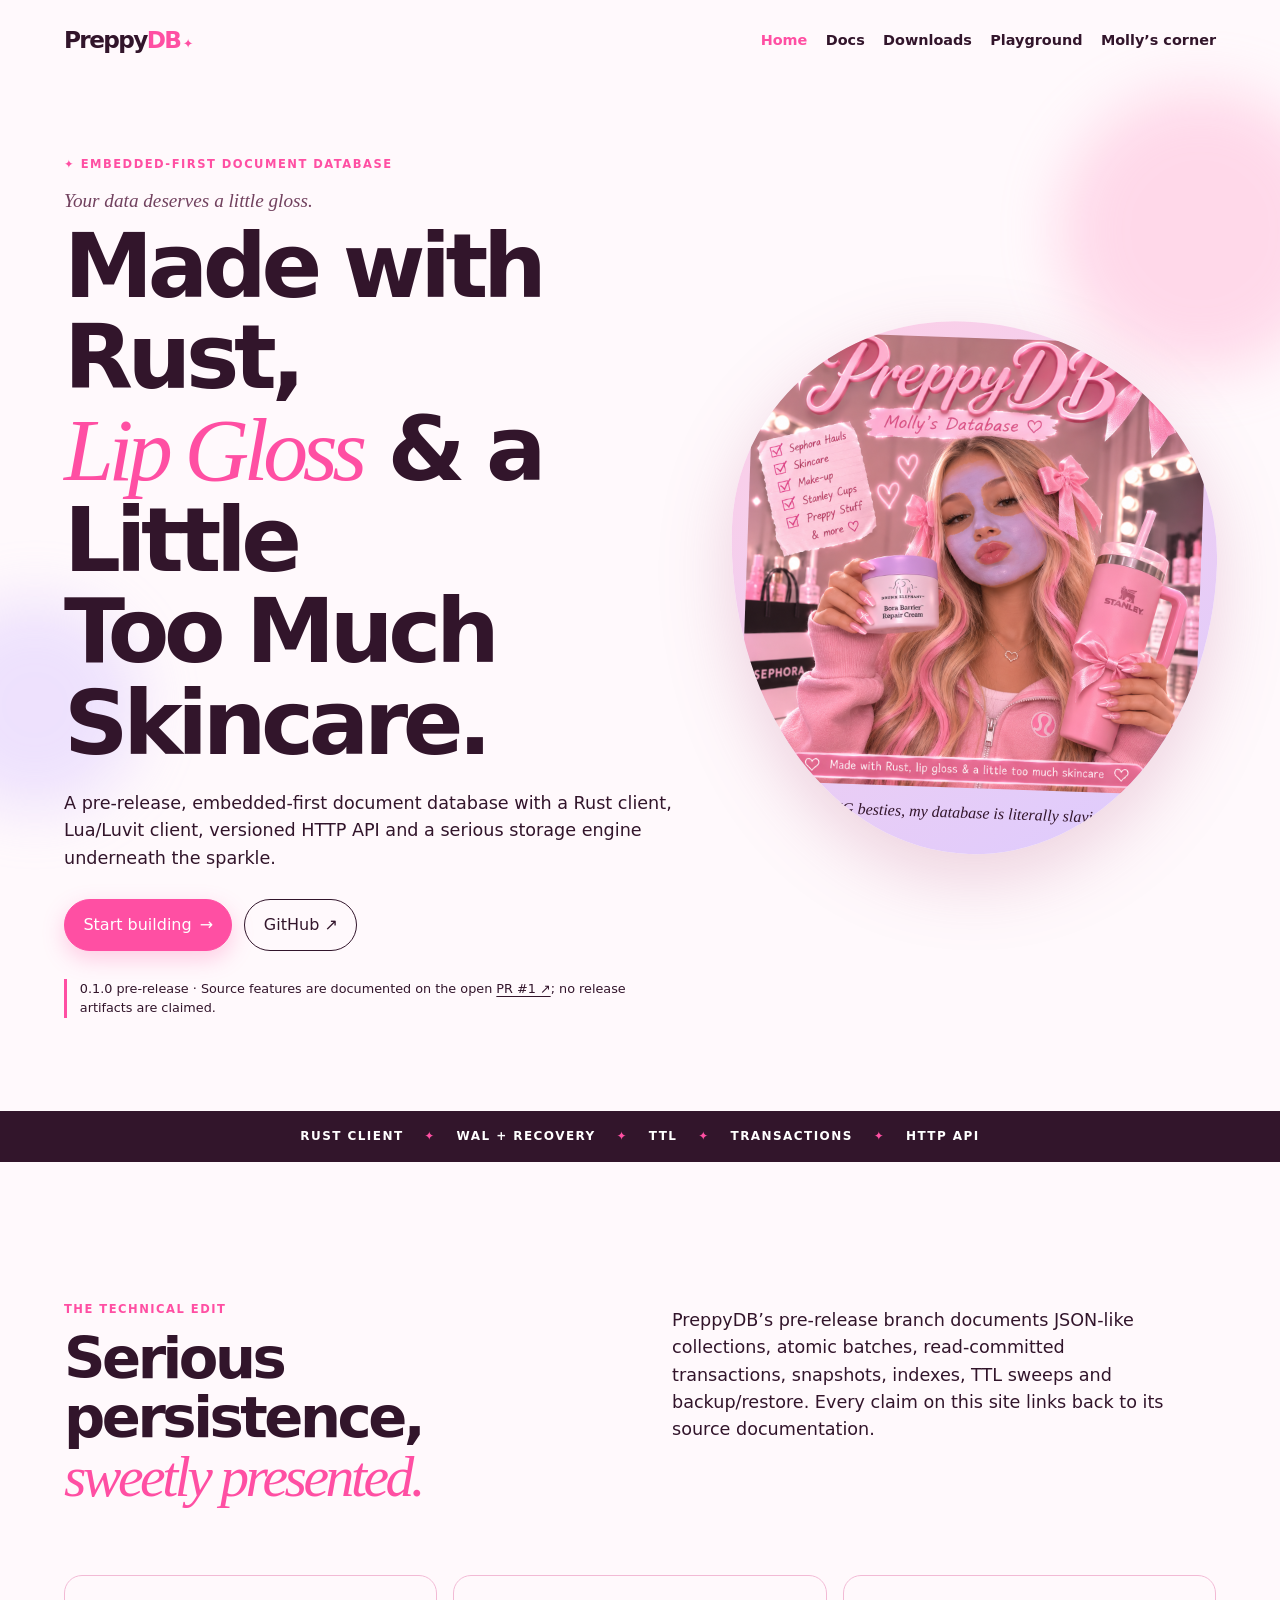
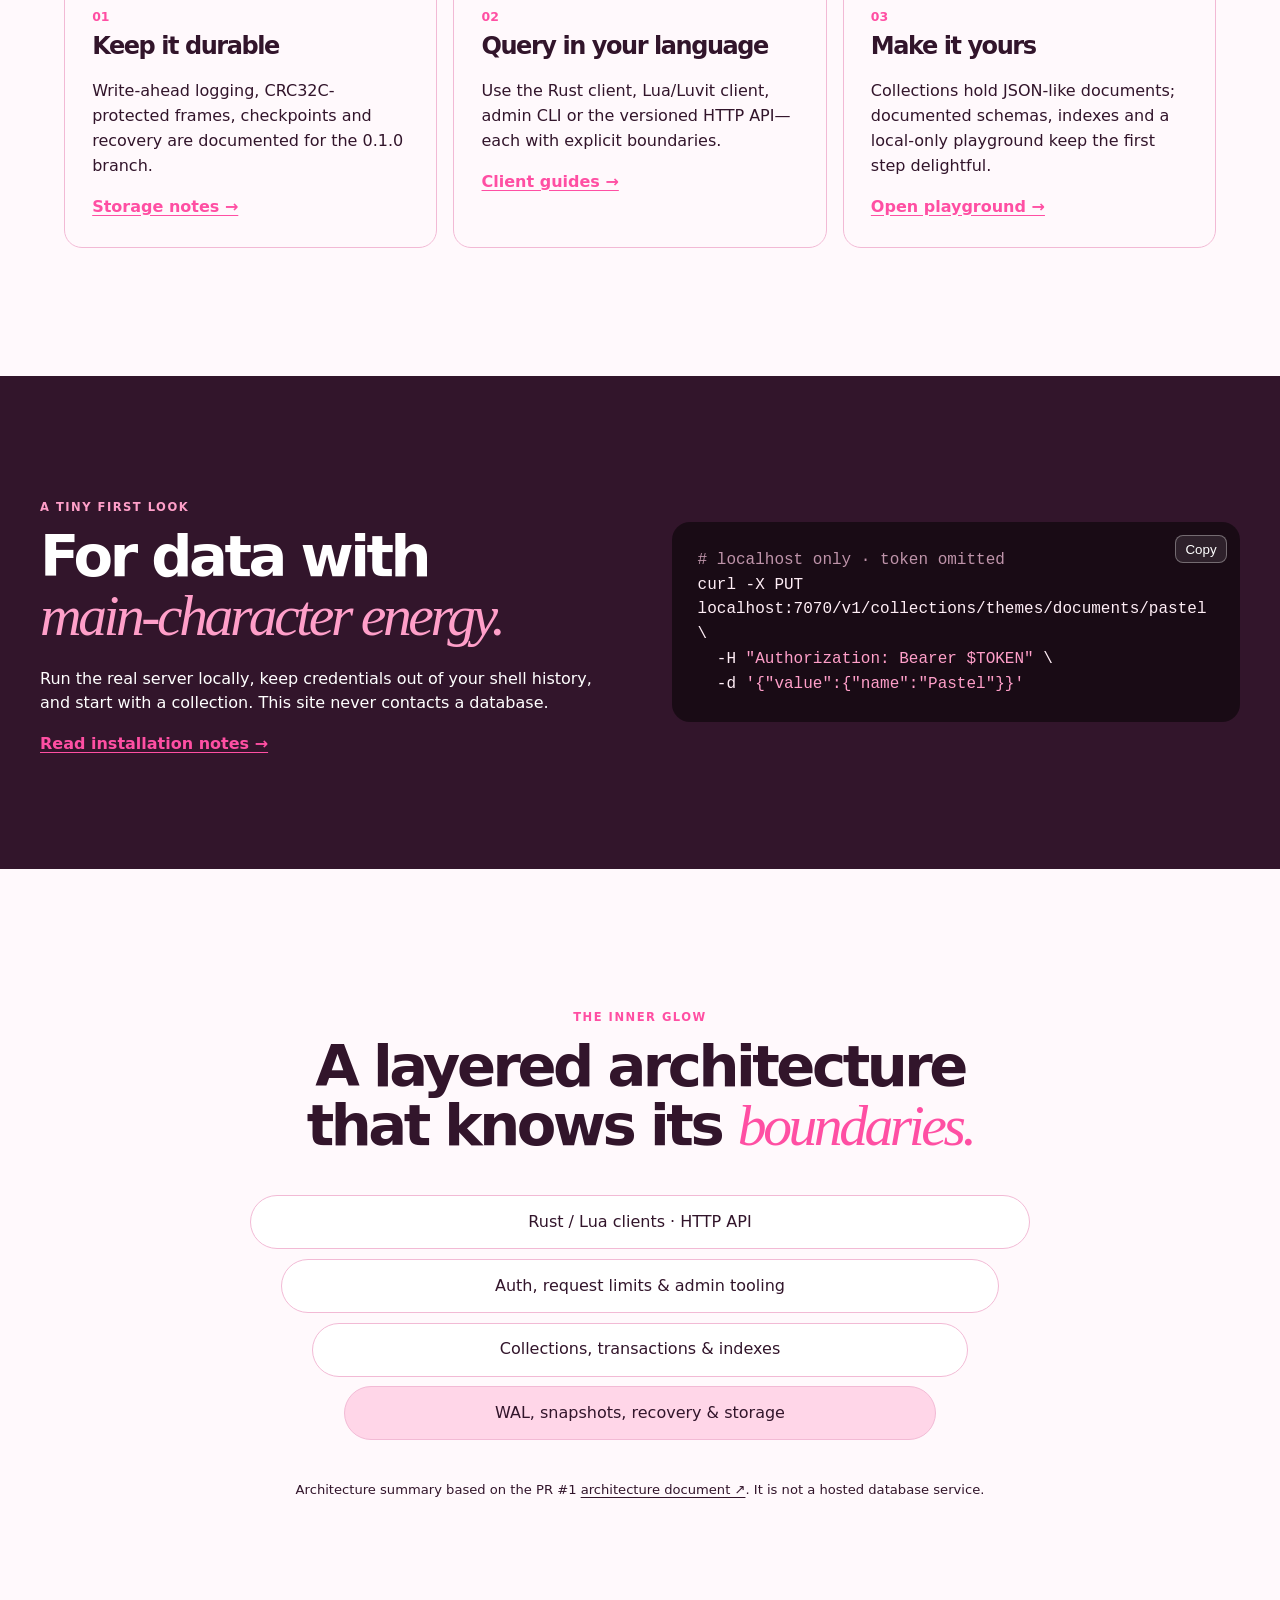
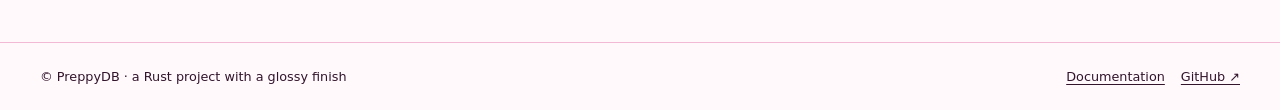
<file: website/index.html>
<!doctype html>
<html lang="en"><head><meta charset="utf-8"><meta name="viewport" content="width=device-width,initial-scale=1"><title>PreppyDB — Rust with a glossy finish</title><meta name="description" content="PreppyDB is an embedded-first Rust document database. Pre-release documentation for the open 0.1.0 development branch."><meta property="og:title" content="PreppyDB"><meta property="og:description" content="Made with Rust, Lip Gloss & a Little Too Much Skincare."><meta property="og:type" content="website"><meta name="theme-color" content="#ff4fa3"><link rel="stylesheet" href="styles.css"></head>
<body class="preppy"><a class="skip" href="#main">Skip to content</a><div class="glow g1"></div><div class="glow g2"></div>
<header><a class="brand" href="index.html" aria-label="PreppyDB home">Preppy<span>DB</span><b>✦</b></a><button class="nav-toggle" aria-expanded="false" aria-controls="nav">Menu</button><nav id="nav"><a aria-current="page" href="index.html">Home</a><a href="docs.html">Docs</a><a href="downloads.html">Downloads</a><a href="playground.html">Playground</a><a href="molly.html">Molly’s corner</a></nav></header>
<main id="main"><section class="hero"><div class="hero-copy"><p class="eyebrow">✦ EMBEDDED-FIRST DOCUMENT DATABASE</p><p class="kicker">Your data deserves a little gloss.</p><h1>Made with Rust,<br><i>Lip Gloss</i> &amp; a Little<br>Too Much Skincare.</h1><p class="lede">A pre-release, embedded-first document database with a Rust client, Lua/Luvit client, versioned HTTP API and a serious storage engine underneath the sparkle.</p><div class="actions"><a class="button primary" href="docs.html#getting-started">Start building <span>→</span></a><a class="button ghost" href="https://github.com/Reina-Kousaka1/PreppyDB" rel="noopener noreferrer">GitHub ↗</a></div><p class="notice">0.1.0 pre-release · Source features are documented on the open <a href="https://github.com/Reina-Kousaka1/PreppyDB/pull/1" rel="noopener noreferrer">PR #1 ↗</a>; no release artifacts are claimed.</p></div><figure class="molly-card"><img src="assets/molly.png" alt="Molly, the PreppyDB mascot"><figcaption>“OMG besties, my database is literally slaying.”</figcaption></figure></section>
<section class="marquee" aria-label="PreppyDB capabilities"><span>RUST CLIENT</span><span>✦</span><span>WAL + RECOVERY</span><span>✦</span><span>TTL</span><span>✦</span><span>TRANSACTIONS</span><span>✦</span><span>HTTP API</span></section>
<section class="section intro"><div><p class="eyebrow">THE TECHNICAL EDIT</p><h2>Serious persistence,<br><i>sweetly presented.</i></h2></div><p>PreppyDB’s pre-release branch documents JSON-like collections, atomic batches, read-committed transactions, snapshots, indexes, TTL sweeps and backup/restore. Every claim on this site links back to its source documentation.</p></section>
<section class="feature-grid"><article><b>01</b><h3>Keep it durable</h3><p>Write-ahead logging, CRC32C-protected frames, checkpoints and recovery are documented for the 0.1.0 branch.</p><a href="docs.html#storage">Storage notes →</a></article><article><b>02</b><h3>Query in your language</h3><p>Use the Rust client, Lua/Luvit client, admin CLI or the versioned HTTP API—each with explicit boundaries.</p><a href="docs.html#clients">Client guides →</a></article><article><b>03</b><h3>Make it yours</h3><p>Collections hold JSON-like documents; documented schemas, indexes and a local-only playground keep the first step delightful.</p><a href="playground.html">Open playground →</a></article></section>
<section class="code-section"><div><p class="eyebrow">A TINY FIRST LOOK</p><h2>For data with<br><i>main-character energy.</i></h2><p>Run the real server locally, keep credentials out of your shell history, and start with a collection. This site never contacts a database.</p><a class="text-link" href="docs.html#installation">Read installation notes →</a></div><pre><code><span class="muted"># localhost only · token omitted</span>
curl -X PUT localhost:7070/v1/collections/themes/documents/pastel \
  -H <span class="pink">"Authorization: Bearer $TOKEN"</span> \
  -d <span class="pink">'{"value":{"name":"Pastel"}}'</span></code><button class="copy" data-copy="curl -X PUT localhost:7070/v1/collections/themes/documents/pastel">Copy</button></pre></section>
<section class="architecture"><p class="eyebrow">THE INNER GLOW</p><h2>A layered architecture<br>that knows its <i>boundaries.</i></h2><div class="layers"><div>Rust / Lua clients · HTTP API</div><div>Auth, request limits &amp; admin tooling</div><div>Collections, transactions &amp; indexes</div><div>WAL, snapshots, recovery &amp; storage</div></div><p class="fine">Architecture summary based on the PR #1 <a href="https://github.com/Reina-Kousaka1/PreppyDB/blob/arena/146caad2-preppydb/docs/ARCHITECTURE.md" rel="noopener noreferrer">architecture document ↗</a>. It is not a hosted database service.</p></section></main>
<footer><span>© PreppyDB · a Rust project with a glossy finish</span><span><a href="docs.html">Documentation</a><a href="https://github.com/Reina-Kousaka1/PreppyDB" rel="noopener noreferrer">GitHub ↗</a></span></footer><script src="site.js"></script></body></html>
</file>
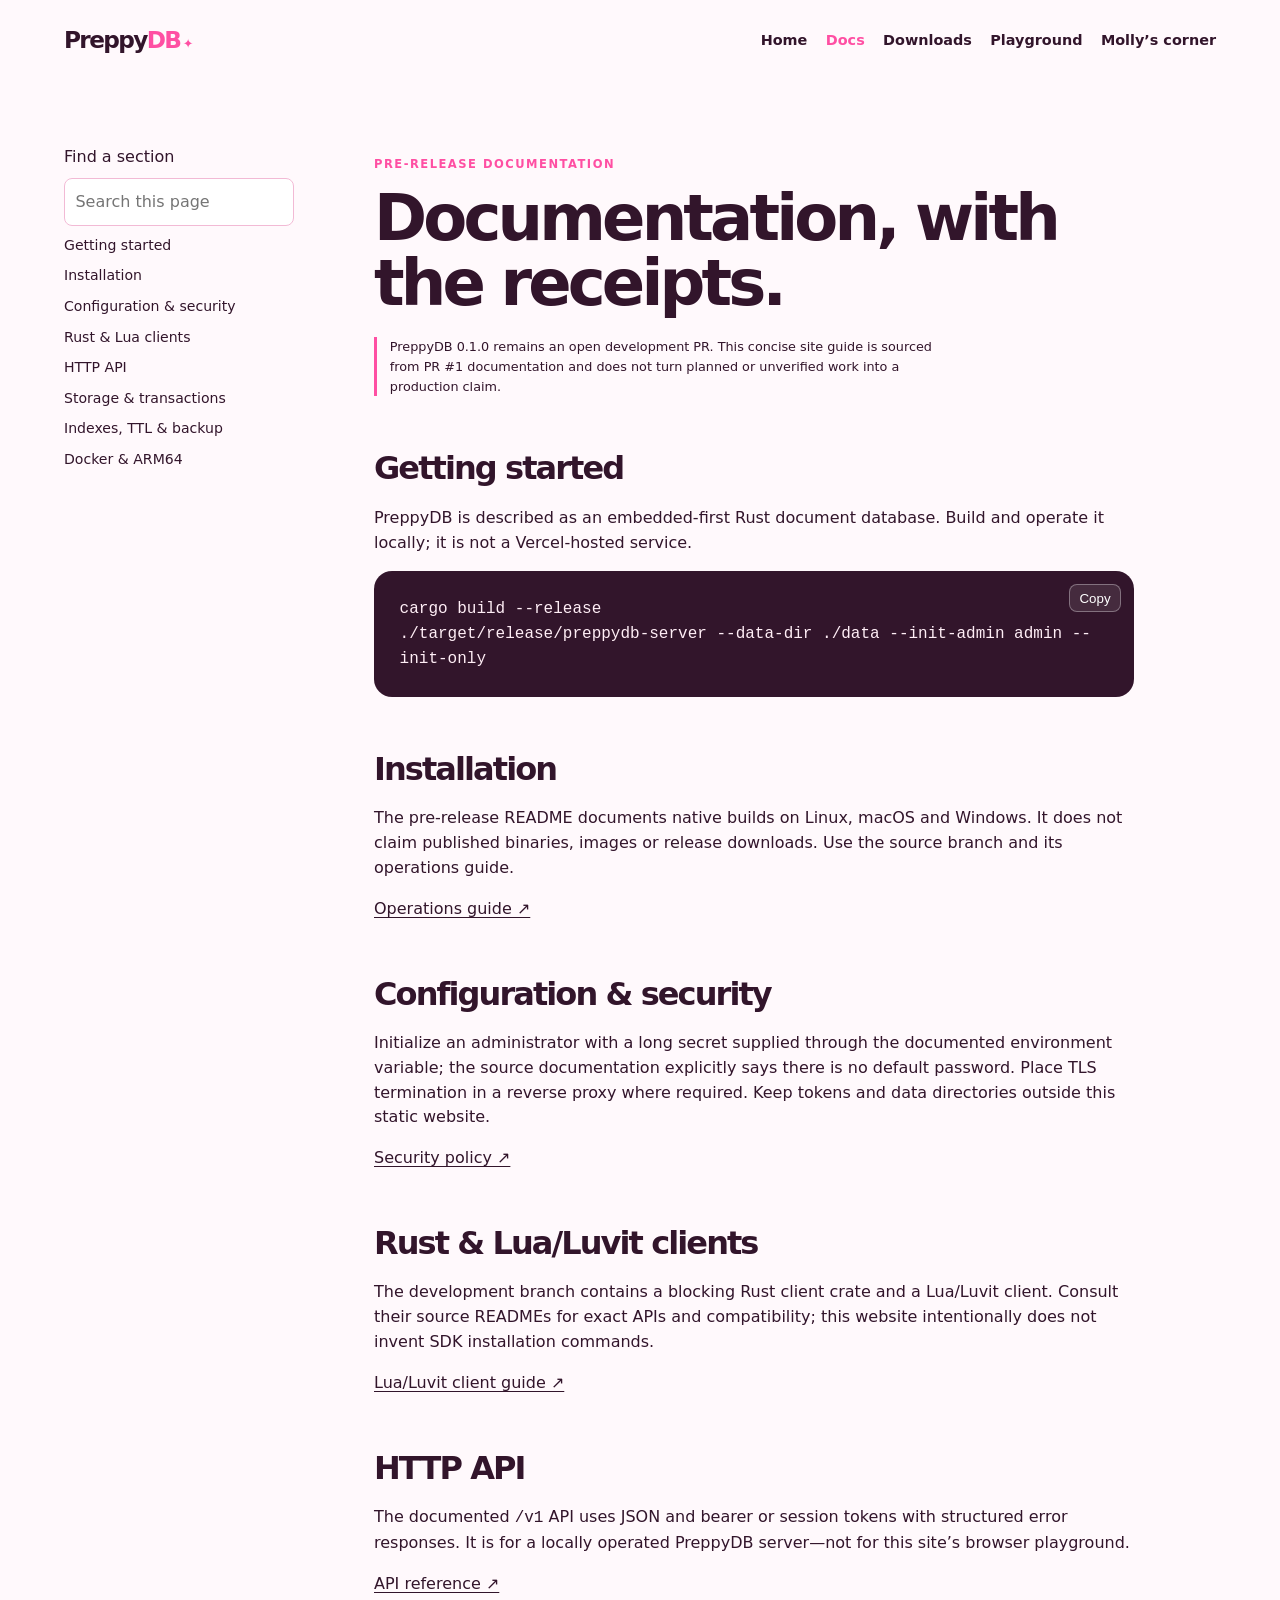
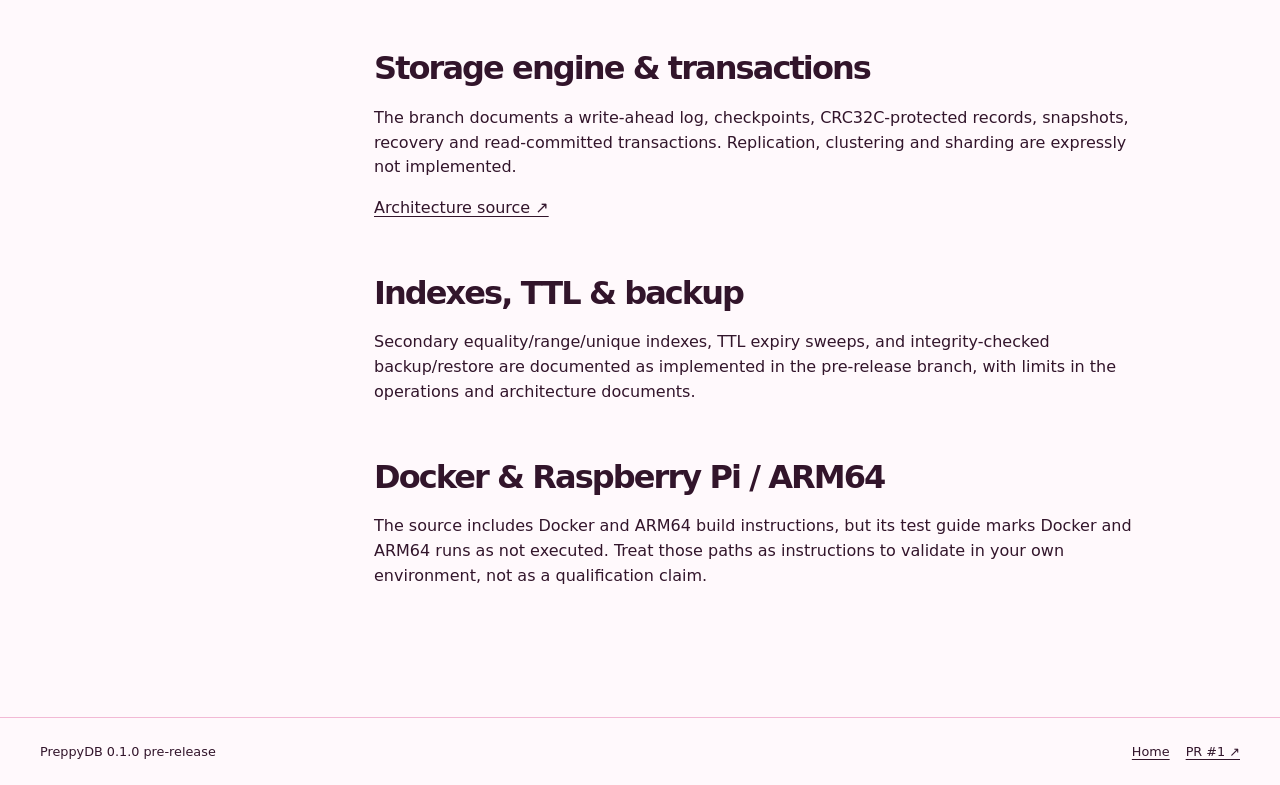
<file: website/docs.html>
<!doctype html><html lang="en"><head><meta charset="utf-8"><meta name="viewport" content="width=device-width,initial-scale=1"><title>Documentation — PreppyDB</title><meta name="description" content="PreppyDB 0.1.0 pre-release documentation, linked to source material in PR #1."><link rel="stylesheet" href="styles.css"></head><body class="preppy"><a class="skip" href="#main">Skip to content</a><header><a class="brand" href="index.html">Preppy<span>DB</span><b>✦</b></a><button class="nav-toggle" aria-expanded="false" aria-controls="nav">Menu</button><nav id="nav"><a href="index.html">Home</a><a aria-current="page" href="docs.html">Docs</a><a href="downloads.html">Downloads</a><a href="playground.html">Playground</a><a href="molly.html">Molly’s corner</a></nav></header><main id="main" class="doc-layout"><aside><label for="doc-search">Find a section</label><input id="doc-search" type="search" placeholder="Search this page"><a href="#getting-started">Getting started</a><a href="#installation">Installation</a><a href="#configuration">Configuration &amp; security</a><a href="#clients">Rust &amp; Lua clients</a><a href="#http">HTTP API</a><a href="#storage">Storage &amp; transactions</a><a href="#indexes">Indexes, TTL &amp; backup</a><a href="#docker">Docker &amp; ARM64</a></aside><article class="prose"><p class="eyebrow">PRE-RELEASE DOCUMENTATION</p><h1>Documentation, with the receipts.</h1><p class="notice">PreppyDB 0.1.0 remains an open development PR. This concise site guide is sourced from PR #1 documentation and does not turn planned or unverified work into a production claim.</p><section id="getting-started"><h2>Getting started</h2><p>PreppyDB is described as an embedded-first Rust document database. Build and operate it locally; it is not a Vercel-hosted service.</p><pre><code>cargo build --release
./target/release/preppydb-server --data-dir ./data --init-admin admin --init-only</code><button class="copy" data-copy="cargo build --release">Copy</button></pre></section><section id="installation"><h2>Installation</h2><p>The pre-release README documents native builds on Linux, macOS and Windows. It does not claim published binaries, images or release downloads. Use the source branch and its operations guide.</p><p><a href="https://github.com/Reina-Kousaka1/PreppyDB/blob/arena/146caad2-preppydb/docs/OPERATIONS.md" rel="noopener noreferrer">Operations guide ↗</a></p></section><section id="configuration"><h2>Configuration &amp; security</h2><p>Initialize an administrator with a long secret supplied through the documented environment variable; the source documentation explicitly says there is no default password. Place TLS termination in a reverse proxy where required. Keep tokens and data directories outside this static website.</p><p><a href="https://github.com/Reina-Kousaka1/PreppyDB/blob/arena/146caad2-preppydb/SECURITY.md" rel="noopener noreferrer">Security policy ↗</a></p></section><section id="clients"><h2>Rust &amp; Lua/Luvit clients</h2><p>The development branch contains a blocking Rust client crate and a Lua/Luvit client. Consult their source READMEs for exact APIs and compatibility; this website intentionally does not invent SDK installation commands.</p><p><a href="https://github.com/Reina-Kousaka1/PreppyDB/tree/arena/146caad2-preppydb/clients/luvit" rel="noopener noreferrer">Lua/Luvit client guide ↗</a></p></section><section id="http"><h2>HTTP API</h2><p>The documented <code>/v1</code> API uses JSON and bearer or session tokens with structured error responses. It is for a locally operated PreppyDB server—not for this site’s browser playground.</p><p><a href="https://github.com/Reina-Kousaka1/PreppyDB/blob/arena/146caad2-preppydb/docs/API.md" rel="noopener noreferrer">API reference ↗</a></p></section><section id="storage"><h2>Storage engine &amp; transactions</h2><p>The branch documents a write-ahead log, checkpoints, CRC32C-protected records, snapshots, recovery and read-committed transactions. Replication, clustering and sharding are expressly not implemented.</p><p><a href="https://github.com/Reina-Kousaka1/PreppyDB/blob/arena/146caad2-preppydb/docs/ARCHITECTURE.md" rel="noopener noreferrer">Architecture source ↗</a></p></section><section id="indexes"><h2>Indexes, TTL &amp; backup</h2><p>Secondary equality/range/unique indexes, TTL expiry sweeps, and integrity-checked backup/restore are documented as implemented in the pre-release branch, with limits in the operations and architecture documents.</p></section><section id="docker"><h2>Docker &amp; Raspberry Pi / ARM64</h2><p>The source includes Docker and ARM64 build instructions, but its test guide marks Docker and ARM64 runs as not executed. Treat those paths as instructions to validate in your own environment, not as a qualification claim.</p></section></article></main><footer><span>PreppyDB 0.1.0 pre-release</span><span><a href="index.html">Home</a><a href="https://github.com/Reina-Kousaka1/PreppyDB/pull/1" rel="noopener noreferrer">PR #1 ↗</a></span></footer><script src="site.js"></script></body></html>
</file>
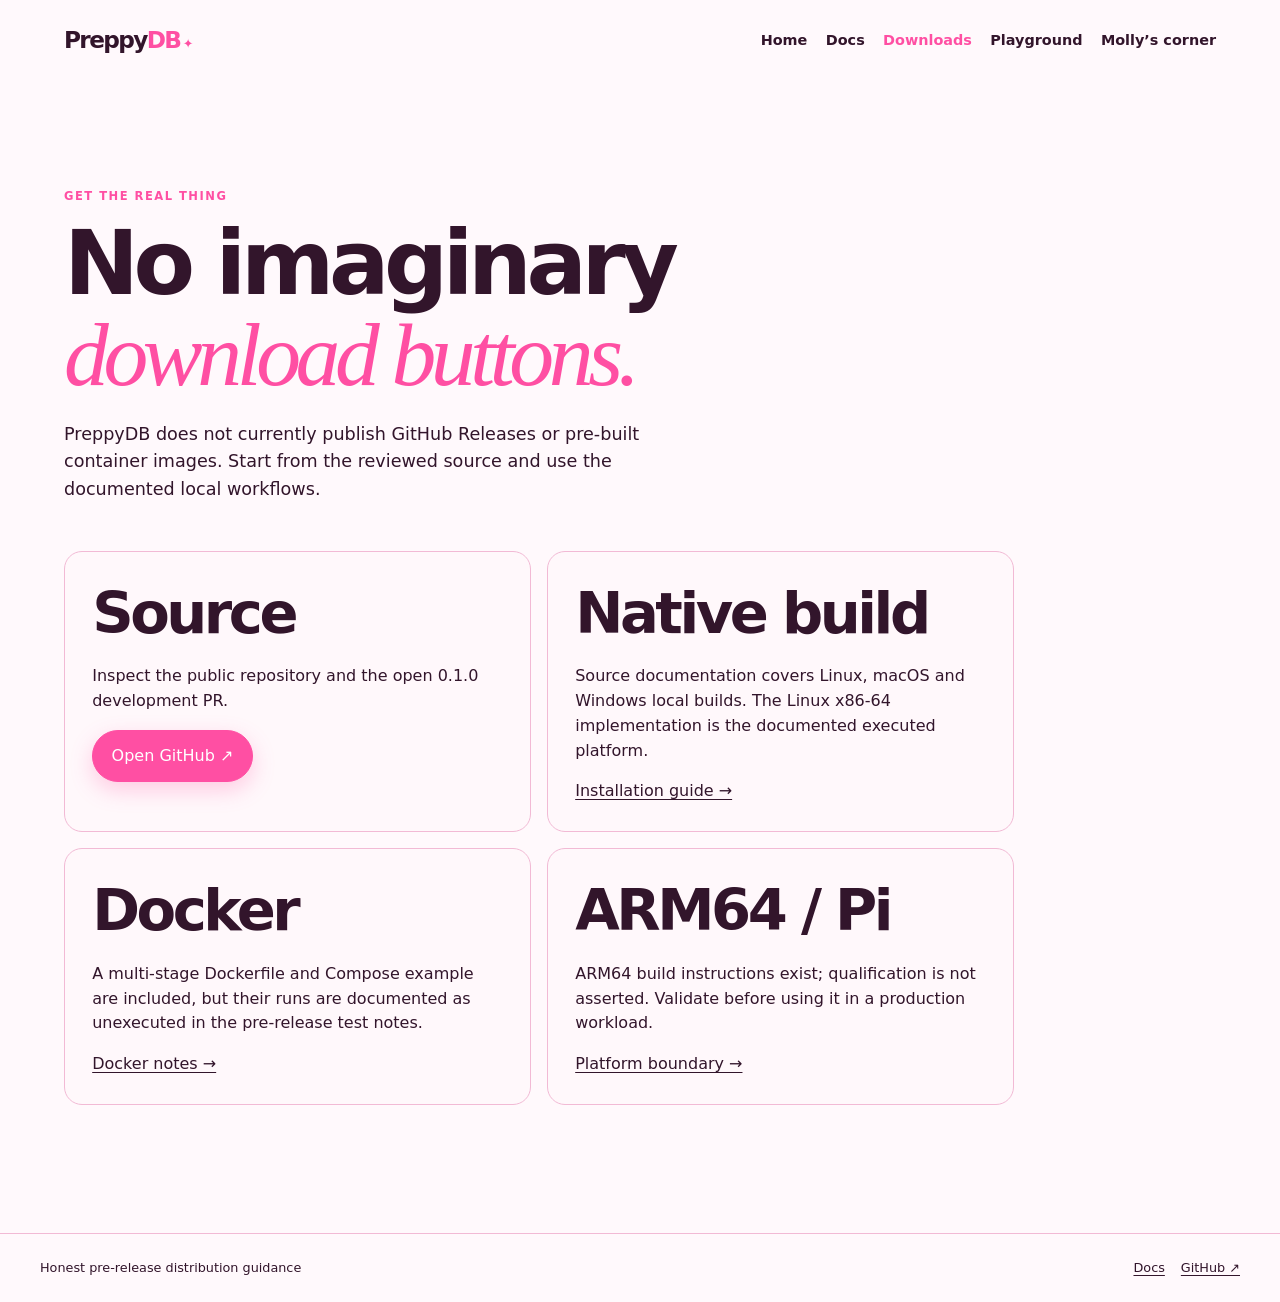
<file: website/downloads.html>
<!doctype html><html lang="en"><head><meta charset="utf-8"><meta name="viewport" content="width=device-width,initial-scale=1"><title>Downloads — PreppyDB</title><meta name="description" content="Honest source, Docker and platform guidance for PreppyDB."><link rel="stylesheet" href="styles.css"></head><body class="preppy"><a class="skip" href="#main">Skip to content</a><header><a class="brand" href="index.html">Preppy<span>DB</span><b>✦</b></a><button class="nav-toggle" aria-expanded="false" aria-controls="nav">Menu</button><nav id="nav"><a href="index.html">Home</a><a href="docs.html">Docs</a><a aria-current="page" href="downloads.html">Downloads</a><a href="playground.html">Playground</a><a href="molly.html">Molly’s corner</a></nav></header><main id="main" class="page"><p class="eyebrow">GET THE REAL THING</p><h1>No imaginary<br><i>download buttons.</i></h1><p class="lede">PreppyDB does not currently publish GitHub Releases or pre-built container images. Start from the reviewed source and use the documented local workflows.</p><div class="download-grid"><article><h2>Source</h2><p>Inspect the public repository and the open 0.1.0 development PR.</p><a class="button primary" href="https://github.com/Reina-Kousaka1/PreppyDB" rel="noopener noreferrer">Open GitHub ↗</a></article><article><h2>Native build</h2><p>Source documentation covers Linux, macOS and Windows local builds. The Linux x86-64 implementation is the documented executed platform.</p><a href="docs.html#installation">Installation guide →</a></article><article><h2>Docker</h2><p>A multi-stage Dockerfile and Compose example are included, but their runs are documented as unexecuted in the pre-release test notes.</p><a href="docs.html#docker">Docker notes →</a></article><article><h2>ARM64 / Pi</h2><p>ARM64 build instructions exist; qualification is not asserted. Validate before using it in a production workload.</p><a href="docs.html#docker">Platform boundary →</a></article></div></main><footer><span>Honest pre-release distribution guidance</span><span><a href="docs.html">Docs</a><a href="https://github.com/Reina-Kousaka1/PreppyDB" rel="noopener noreferrer">GitHub ↗</a></span></footer><script src="site.js"></script></body></html>
</file>
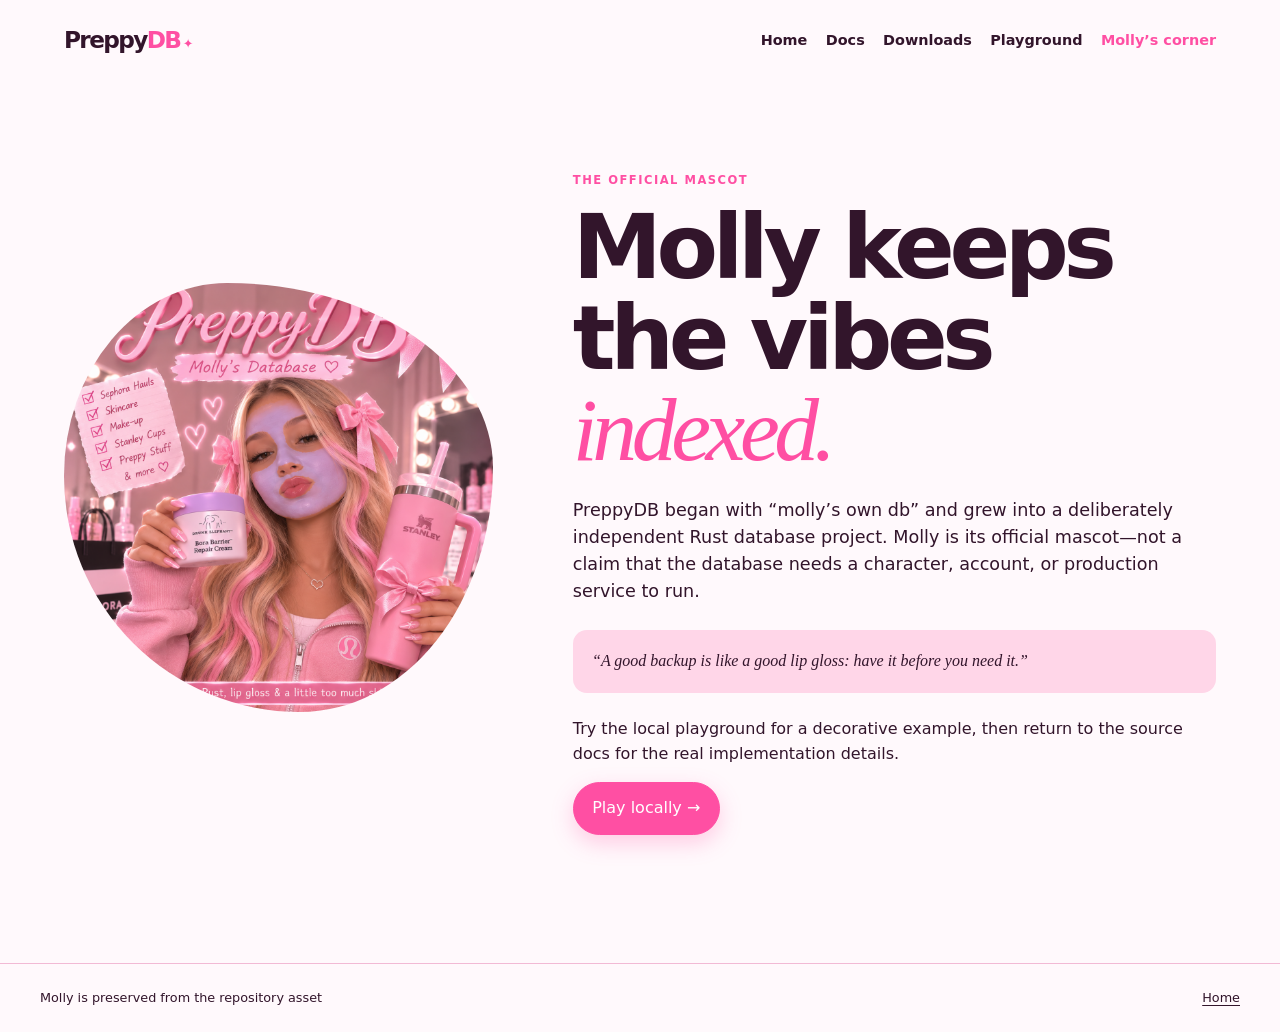
<file: website/molly.html>
<!doctype html><html lang="en"><head><meta charset="utf-8"><meta name="viewport" content="width=device-width,initial-scale=1"><title>Molly’s Corner — PreppyDB</title><meta name="description" content="Meet Molly, PreppyDB’s official mascot."><link rel="stylesheet" href="styles.css"></head><body class="preppy"><a class="skip" href="#main">Skip to content</a><header><a class="brand" href="index.html">Preppy<span>DB</span><b>✦</b></a><button class="nav-toggle" aria-expanded="false" aria-controls="nav">Menu</button><nav id="nav"><a href="index.html">Home</a><a href="docs.html">Docs</a><a href="downloads.html">Downloads</a><a href="playground.html">Playground</a><a aria-current="page" href="molly.html">Molly’s corner</a></nav></header><main id="main" class="molly-page"><img src="assets/molly.png" alt="Molly, PreppyDB’s official mascot"><div><p class="eyebrow">THE OFFICIAL MASCOT</p><h1>Molly keeps<br>the vibes <i>indexed.</i></h1><p class="lede">PreppyDB began with “molly’s own db” and grew into a deliberately independent Rust database project. Molly is its official mascot—not a claim that the database needs a character, account, or production service to run.</p><div class="quote">“A good backup is like a good lip gloss: have it before you need it.”</div><p>Try the local playground for a decorative example, then return to the source docs for the real implementation details.</p><a class="button primary" href="playground.html">Play locally →</a></div></main><footer><span>Molly is preserved from the repository asset</span><span><a href="index.html">Home</a></span></footer><script src="site.js"></script></body></html>
</file>
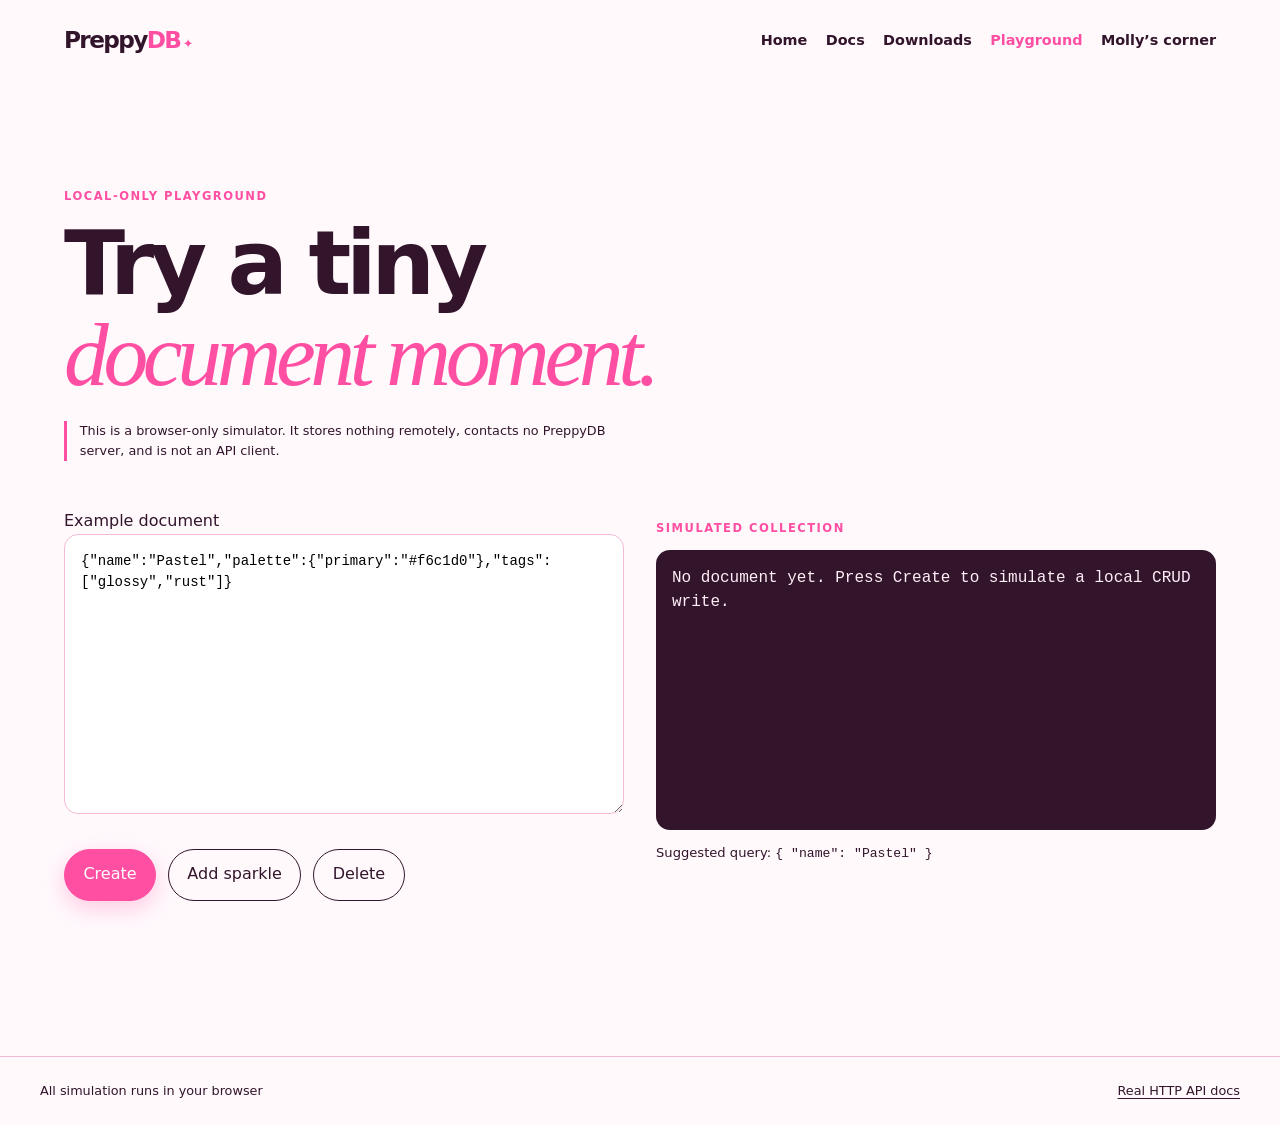
<file: website/playground.html>
<!doctype html><html lang="en"><head><meta charset="utf-8"><meta name="viewport" content="width=device-width,initial-scale=1"><title>Playground — PreppyDB</title><meta name="description" content="A local-only JSON CRUD simulator for PreppyDB concepts."><link rel="stylesheet" href="styles.css"></head><body class="preppy"><a class="skip" href="#main">Skip to content</a><header><a class="brand" href="index.html">Preppy<span>DB</span><b>✦</b></a><button class="nav-toggle" aria-expanded="false" aria-controls="nav">Menu</button><nav id="nav"><a href="index.html">Home</a><a href="docs.html">Docs</a><a href="downloads.html">Downloads</a><a aria-current="page" href="playground.html">Playground</a><a href="molly.html">Molly’s corner</a></nav></header><main id="main" class="page"><p class="eyebrow">LOCAL-ONLY PLAYGROUND</p><h1>Try a tiny<br><i>document moment.</i></h1><p class="notice">This is a browser-only simulator. It stores nothing remotely, contacts no PreppyDB server, and is not an API client.</p><div class="playground"><div><label for="json-editor">Example document</label><textarea id="json-editor" spellcheck="false">{"name":"Pastel","palette":{"primary":"#f6c1d0"},"tags":["glossy","rust"]}</textarea><div class="actions"><button class="button primary" id="create-doc">Create</button><button class="button ghost" id="update-doc">Add sparkle</button><button class="button ghost" id="delete-doc">Delete</button></div></div><div><p class="eyebrow">SIMULATED COLLECTION</p><output id="playground-output" aria-live="polite">No document yet. Press Create to simulate a local CRUD write.</output><p class="fine">Suggested query: <code>{ "name": "Pastel" }</code></p></div></div></main><footer><span>All simulation runs in your browser</span><span><a href="docs.html#http">Real HTTP API docs</a></span></footer><script src="site.js"></script></body></html>
</file>
<file: website/styles.css>
:root{--pink:#ff4fa3;--baby:#ffd6e8;--berry:#32152b;--cream:#fff9fc;--lav:#dccbff;--line:#f2bad5;--ink:#32152b}*{box-sizing:border-box}html{scroll-behavior:smooth}body{margin:0;background:var(--cream);color:var(--berry);font:16px/1.55 Inter,ui-sans-serif,system-ui,-apple-system,BlinkMacSystemFont,"Segoe UI",sans-serif}a{color:inherit;text-underline-offset:3px}.skip{position:absolute;left:-999px;z-index:9;background:#fff;padding:.6rem 1rem}.skip:focus{left:1rem;top:1rem}header,main,footer{position:relative;z-index:1}header{max-width:1200px;margin:auto;padding:1.4rem 1.5rem;display:flex;align-items:center;justify-content:space-between}.brand{font-size:1.45rem;font-weight:900;letter-spacing:-.07em;text-decoration:none}.brand span{color:var(--pink)}.brand b{font-size:.8rem;color:var(--pink);margin-left:.15rem}nav{display:flex;gap:1.15rem;align-items:center}nav a{text-decoration:none;font-size:.9rem;font-weight:700}nav a[aria-current]{color:var(--pink)}.nav-toggle{display:none;background:transparent;border:1px solid var(--berry);border-radius:99px;padding:.4rem .7rem;color:var(--berry)}.hero,.section,.feature-grid,.code-section,.architecture,.page,.molly-page{max-width:1200px;margin:auto;padding-left:1.5rem;padding-right:1.5rem}.hero{min-height:690px;display:grid;grid-template-columns:1.12fr .88fr;gap:3rem;align-items:center;padding-top:4rem;padding-bottom:5rem}.eyebrow{font-size:.72rem;letter-spacing:.13em;font-weight:900;color:var(--pink);margin:0 0:1rem;text-transform:uppercase}.kicker{font-family:Georgia,serif;font-style:italic;font-size:1.2rem;margin:0;color:#71415e}h1,h2,h3{line-height:1.02;letter-spacing:-.06em;margin:.35rem 0 1.3rem}h1{font-size:clamp(3.2rem,7vw,6.7rem)}h2{font-size:clamp(2.2rem,4.5vw,4.4rem)}h3{font-size:1.5rem}i{font-family:Georgia,serif;font-weight:400;color:var(--pink)}.lede{font-size:1.1rem;max-width:610px}.actions{display:flex;flex-wrap:wrap;gap:.75rem;margin:1.7rem 0}.button{display:inline-flex;gap:.5rem;align-items:center;border:1px solid var(--berry);border-radius:99px;padding:.8rem 1.15rem;text-decoration:none;font-weight:800;cursor:pointer;font:inherit}.primary{background:var(--pink);color:#fff;border-color:var(--pink);box-shadow:0 8px 22px #ff4fa344}.ghost{background:transparent;color:var(--berry)}.notice{font-size:.8rem;max-width:580px;border-left:3px solid var(--pink);padding-left:.8rem}.molly-card{background:linear-gradient(145deg,#ffd0e5,#dccbff);padding:1rem;border-radius:46% 54% 49% 51% / 40% 44% 56% 60%;box-shadow:0 25px 70px #b75b8840;transform:rotate(2deg);margin:0;overflow:hidden}.molly-card img{display:block;width:100%;height:450px;object-fit:cover;object-position:center}.molly-card figcaption{font-family:Georgia,serif;font-style:italic;text-align:center;padding:.8rem .2rem}.marquee{overflow:hidden;display:flex;justify-content:center;gap:1.3rem;align-items:center;background:var(--berry);color:#fff;padding:1rem;font-size:.75rem;font-weight:900;letter-spacing:.12em;white-space:nowrap}.marquee span:nth-child(even){color:var(--pink)}.section{padding-top:8rem;padding-bottom:3rem;display:grid;grid-template-columns:1fr 1fr;gap:4rem}.section>p{max-width:510px;font-size:1.1rem}.feature-grid{display:grid;grid-template-columns:repeat(3,1fr);gap:1rem;padding-bottom:8rem}.feature-grid article,.download-grid article{padding:1.7rem;border:1px solid var(--line);border-radius:18px;background:#fff9fc99}.feature-grid b{color:var(--pink);font-size:.78rem}.feature-grid a,.text-link{font-weight:800;color:var(--pink)}.code-section{background:var(--berry);color:#fff;max-width:none;padding:7rem max(1.5rem,calc((100vw - 1200px)/2));display:grid;grid-template-columns:1fr 1fr;gap:4rem}.code-section .eyebrow{color:#ff9fc9}.code-section i{color:#ff9fc9}.code-section pre,.prose pre{position:relative;overflow:auto;background:#190b15;border-radius:18px;padding:1.6rem;align-self:center;color:#ffeef6;white-space:pre-wrap}.muted{color:#bf94aa}.pink{color:#ff9fc9}.copy{position:absolute;right:.8rem;top:.8rem;border:1px solid #ffffff55;background:#ffffff18;color:#fff;border-radius:8px;padding:.35rem .6rem;cursor:pointer}.architecture{text-align:center;padding-top:8rem;padding-bottom:8rem}.layers{max-width:780px;margin:2.5rem auto;display:grid;gap:.6rem}.layers div{border:1px solid var(--line);border-radius:99px;padding:.85rem;background:#fff}.layers div:nth-child(2){margin-inline:4%}.layers div:nth-child(3){margin-inline:8%}.layers div:nth-child(4){margin-inline:12%;background:var(--baby)}.fine{font-size:.82rem}.glow{position:fixed;pointer-events:none;filter:blur(30px);opacity:.35;border-radius:50%;z-index:0}.g1{width:280px;height:280px;background:#ff9cc7;top:10%;right:-60px}.g2{width:210px;height:210px;background:#cdb6ff;bottom:10%;left:-70px}.doc-layout{max-width:1200px;margin:auto;padding:4rem 1.5rem 7rem;display:grid;grid-template-columns:230px minmax(0,760px);gap:5rem}.doc-layout aside{position:sticky;top:1rem;height:max-content;display:grid;gap:.55rem}.doc-layout aside a{font-size:.88rem;text-decoration:none}.doc-layout input{padding:.65rem;border:1px solid var(--line);border-radius:8px;font:inherit}.prose h1{font-size:clamp(2.8rem,5vw,5rem)}.prose h2{font-size:2rem;margin-top:3.5rem}.prose section{scroll-margin-top:2rem}.prose pre{background:var(--berry)}.page{padding-top:6rem;padding-bottom:8rem}.page>h1{max-width:800px}.download-grid{display:grid;grid-template-columns:repeat(2,1fr);gap:1rem;margin-top:3rem;max-width:950px}.playground{display:grid;grid-template-columns:1fr 1fr;gap:2rem;margin-top:3rem}.playground textarea{width:100%;min-height:280px;padding:1rem;background:#fff;border:1px solid var(--line);border-radius:14px;font:14px/1.5 ui-monospace,SFMono-Regular,Consolas,monospace}.playground output{display:block;min-height:280px;padding:1rem;background:var(--berry);color:#ffeef6;border-radius:14px;white-space:pre-wrap;font-family:ui-monospace,SFMono-Regular,Consolas,monospace}.molly-page{display:grid;grid-template-columns:.8fr 1.2fr;gap:5rem;align-items:center;padding-top:5rem;padding-bottom:8rem}.molly-page img{width:100%;border-radius:38% 62% 45% 55% / 45% 43% 57% 55%;background:var(--baby)}.quote{margin:1.5rem 0;padding:1.2rem;border-radius:14px;background:var(--baby);font-family:Georgia,serif;font-style:italic}footer{border-top:1px solid var(--line);padding:1.5rem max(1.5rem,calc((100vw - 1200px)/2));display:flex;justify-content:space-between;gap:1rem;font-size:.8rem}footer span:last-child{display:flex;gap:1rem}@media(max-width:760px){header{padding:.9rem 1rem}.nav-toggle{display:block}nav{display:none;position:absolute;right:1rem;top:4rem;padding:1rem;background:var(--cream);border:1px solid var(--line);border-radius:12px;box-shadow:0 10px 30px #32152b22;flex-direction:column;align-items:stretch;z-index:5}nav.open{display:flex}.hero{grid-template-columns:1fr;min-height:auto;padding-top:3rem}.hero-copy{order:1}.molly-card{max-width:430px;margin:auto}.molly-card img{height:360px}.section,.code-section,.molly-page{grid-template-columns:1fr;gap:2rem;padding-top:4.5rem;padding-bottom:4.5rem}.feature-grid,.download-grid,.playground{grid-template-columns:1fr}.doc-layout{grid-template-columns:1fr;gap:2rem;padding-top:2rem}.doc-layout aside{position:static}.doc-layout aside a{display:none}.layers div,.layers div:nth-child(n){margin-inline:0}footer{flex-direction:column}.marquee{justify-content:flex-start}.code-section{padding-inline:1.5rem}}
</file>
